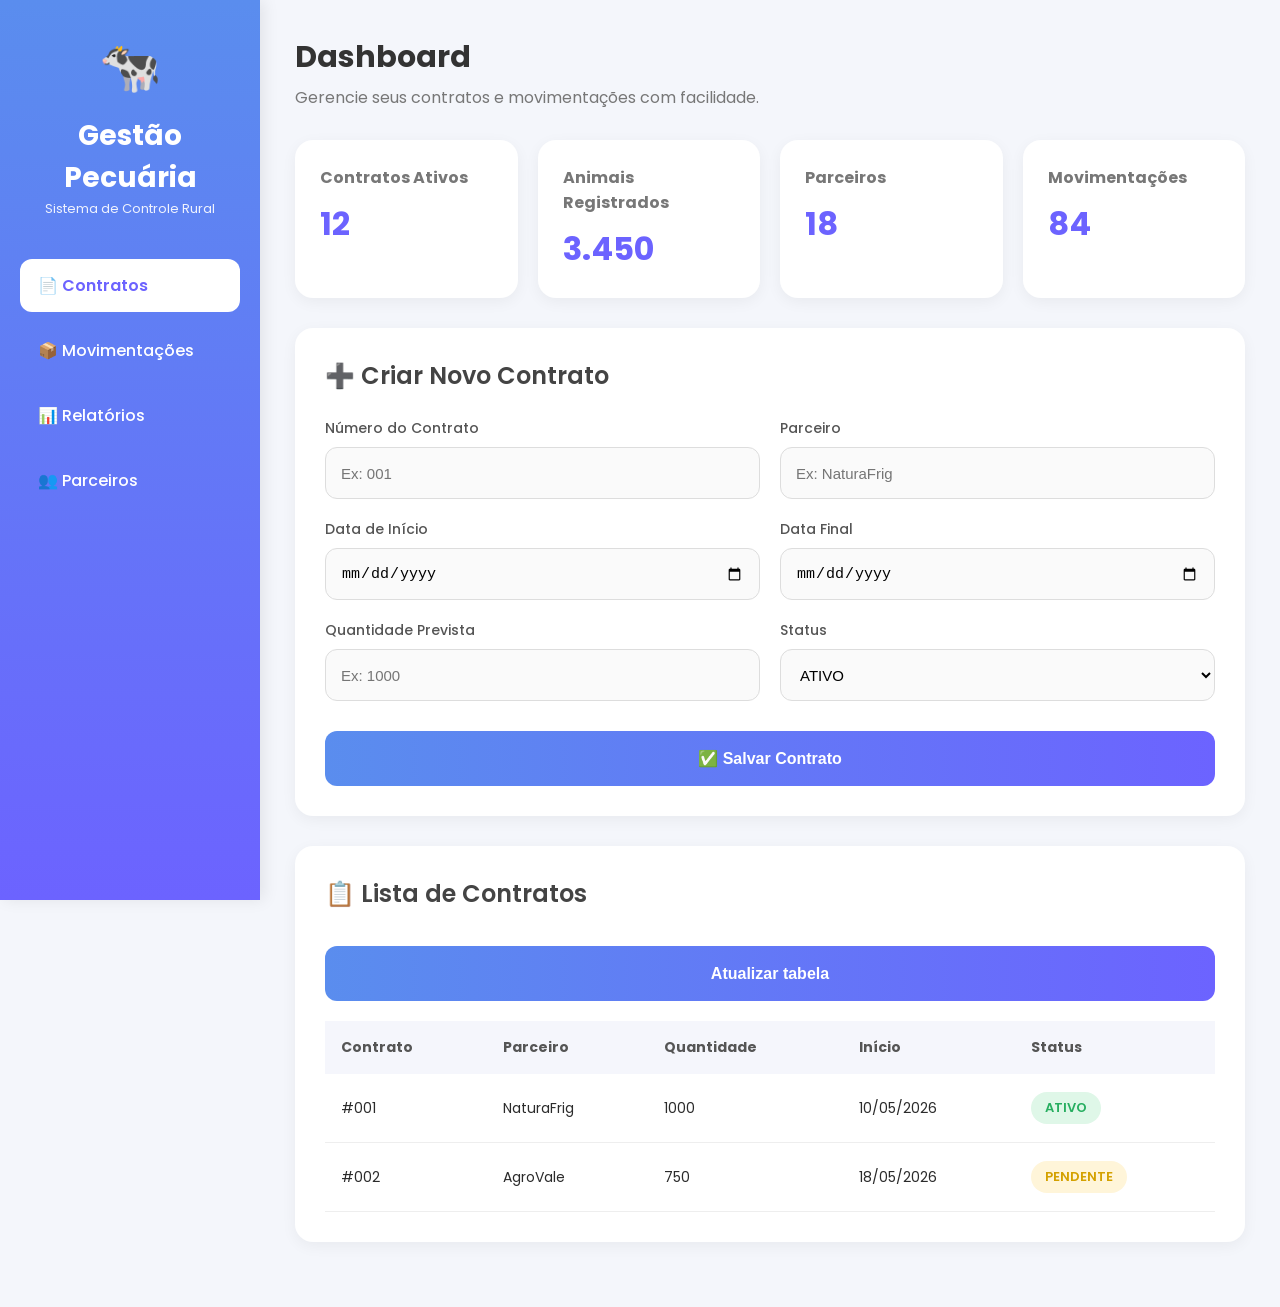
<file: index.html>
<!DOCTYPE html>
<html lang="pt-BR">
<head>
  <meta charset="UTF-8" />
  <meta name="viewport" content="width=device-width, initial-scale=1.0"/>
  <title>Gestão Pecuária</title>

  <link rel="preconnect" href="https://fonts.googleapis.com">
  <link href="https://fonts.googleapis.com/css2?family=Poppins:wght@300;400;500;600;700&display=swap" rel="stylesheet">

  <link rel="stylesheet" href="style.css">
</head>

<body>

  <!-- SIDEBAR -->

  <aside class="sidebar">

    <div class="logo">
      <div style="font-size:50px;">🐄</div>
      <h1>Gestão Pecuária</h1>
      <p>Sistema de Controle Rural</p>
    </div>

    <nav class="menu">
      <a href="index.html" class="active">📄 Contratos</a>
      <a href="movimentacoes.html">📦 Movimentações</a>
      <a href="relatorios.html">📊 Relatórios</a>
      <a href="#">👥 Parceiros</a>
      
  </nav>

  </aside>

  <!-- MAIN -->

  <main class="main">

    <div class="topbar">
      <h2>Dashboard</h2>
      <p>Gerencie seus contratos e movimentações com facilidade.</p>
    </div>

    <!-- CARDS -->

    <section class="cards">

      <div class="card">
        <h3>Contratos Ativos</h3>
        <span>12</span>
      </div>

      <div class="card">
        <h3>Animais Registrados</h3>
        <span>3.450</span>
      </div>

      <div class="card">
        <h3>Parceiros</h3>
        <span>18</span>
      </div>

      <div class="card">
        <h3>Movimentações</h3>
        <span>84</span>
      </div>

    </section>

    <!-- FORM -->

    <section class="section">

      <h3 class="section-title">➕ Criar Novo Contrato</h3>

      <form>

        <div class="form-grid">

          <div class="input-group">
            <label>Número do Contrato</label>

            <input 
              type="text" 
              placeholder="Ex: 001" 
              inputmode="numeric" 
              oninput="this.value = this.value.replace(/[^0-9]/g, '');"
            >
          </div>

          <div class="input-group">
            <label>Parceiro</label>
            <input type="text" placeholder="Ex: NaturaFrig">
          </div>

          <div class="input-group">
            <label>Data de Início</label>
            <input type="date">
          </div>

          <div class="input-group">
            <label>Data Final</label>
            <input type="date">
          </div>

          <div class="input-group">
            <label>Quantidade Prevista</label>
            <input type="number" placeholder="Ex: 1000">
          </div>

          <div class="input-group">
            <label>Status</label>

            <select>
              <option>ATIVO</option>
              <option>PENDENTE</option>
              <option>ENCERRADO</option>
            </select>

          </div>

          <div class="full-width">
            <button class="btn">
              ✅ Salvar Contrato
            </button>
          </div>

        </div>

      </form>

    </section>

    <!-- TABLE -->

    <section class="section">

      <h3 class="section-title">📋 Lista de Contratos</h3>

      <div class="full-width">
        <button class="btn">
          Atualizar tabela
        </button>
      </div>

      <table>

        <thead>
          <tr>
            <th>Contrato</th>
            <th>Parceiro</th>
            <th>Quantidade</th>
            <th>Início</th>
            <th>Status</th>
          </tr>
        </thead>

        <tbody>

          <tr>
            <td>#001</td>
            <td>NaturaFrig</td>
            <td>1000</td>
            <td>10/05/2026</td>
            <td>
              <span class="status ativo">ATIVO</span>
            </td>
          </tr>

          <tr>
            <td>#002</td>
            <td>AgroVale</td>
            <td>750</td>
            <td>18/05/2026</td>
            <td>
              <span class="status pendente">PENDENTE</span>
            </td>
          </tr>

        </tbody>

      </table>

    </section>

  </main>

</body>
</html>
</file>
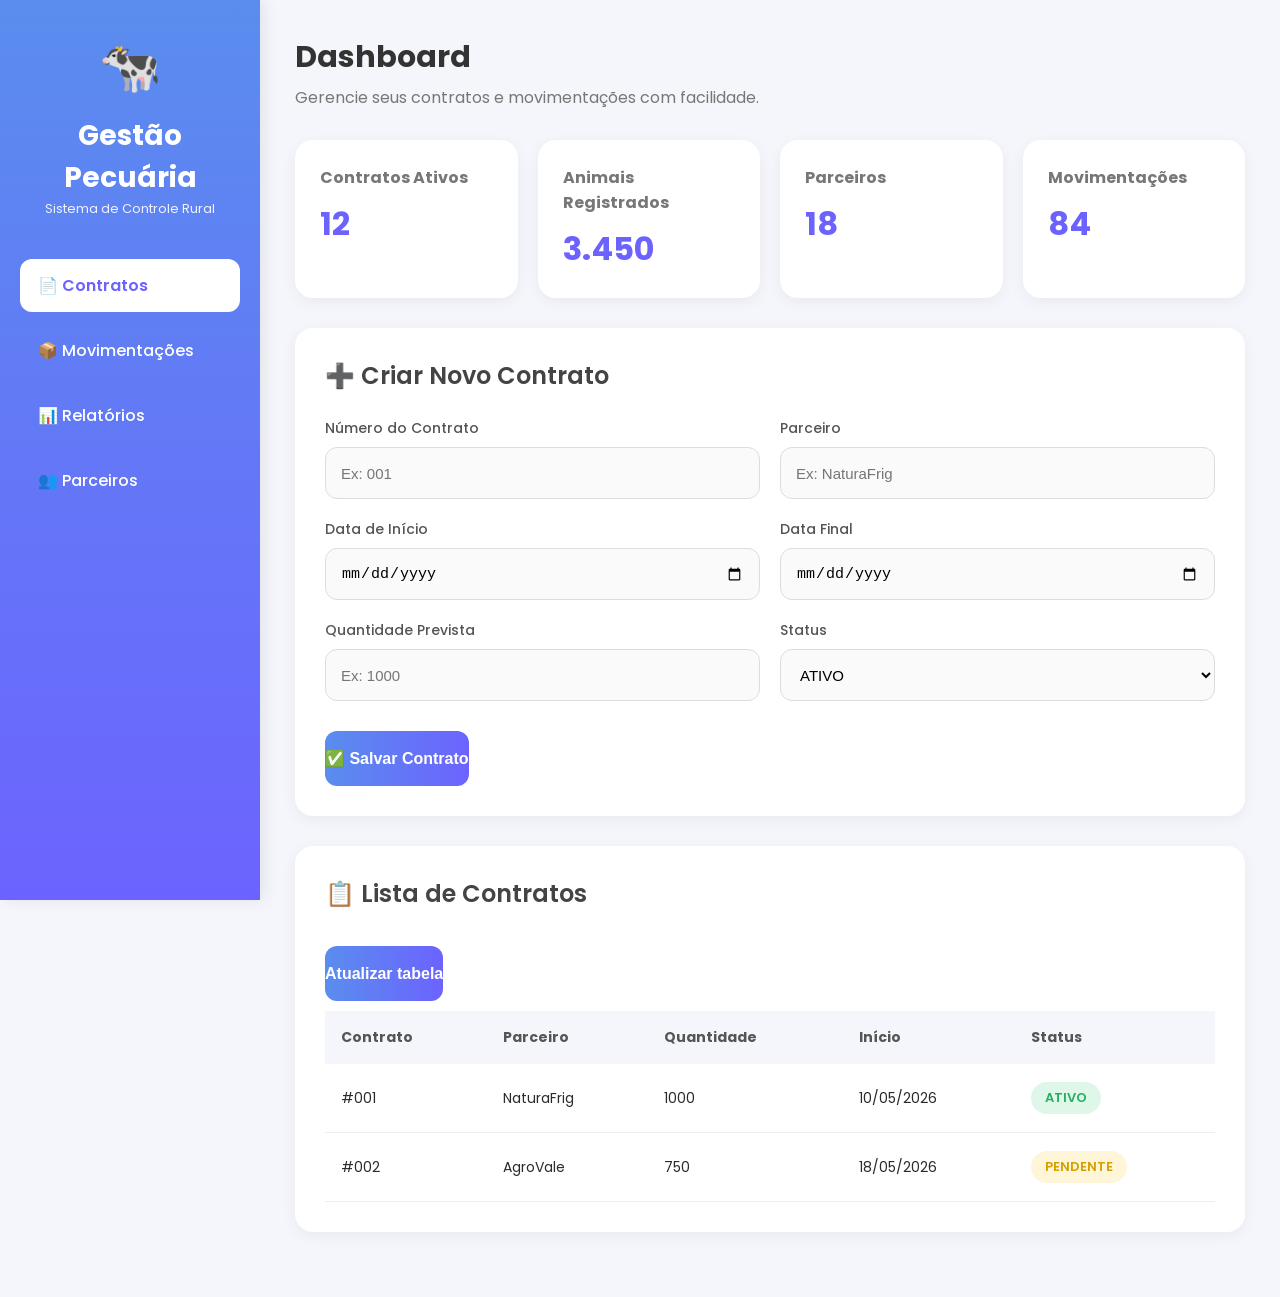
<file: Index.html>
<!DOCTYPE html>
<html lang="pt-BR">
<head>
  <meta charset="UTF-8" />
  <meta name="viewport" content="width=device-width, initial-scale=1.0"/>
  <title>Gestão Pecuária</title>

  <link rel="preconnect" href="https://fonts.googleapis.com">
  <link href="https://fonts.googleapis.com/css2?family=Poppins:wght@300;400;500;600;700&display=swap" rel="stylesheet">

  <style>

    *{
      margin:0;
      padding:0;
      box-sizing:border-box;
    }

    body{
      font-family:'Poppins', sans-serif;
      background:#f4f6fb;
      color:#2b2b2b;
      display:flex;
      min-height:100vh;
    }

    /* SIDEBAR */

    .sidebar{
      width:260px;
      background:linear-gradient(180deg,#5A8DEE,#6C63FF);
      padding:30px 20px;
      color:white;
      position:fixed;
      height:100vh;
      box-shadow:4px 0 15px rgba(0,0,0,0.08);
    }

    .logo{
      text-align:center;
      margin-bottom:40px;
    }

    .logo h1{
      font-size:28px;
      font-weight:700;
      margin-top:10px;
    }

    .logo p{
      font-size:13px;
      opacity:0.9;
    }

    .menu{
      display:flex;
      flex-direction:column;
      gap:12px;
    }

    .menu a{
      text-decoration:none;
      color:white;
      padding:14px 18px;
      border-radius:12px;
      transition:0.3s;
      font-weight:500;
      display:flex;
      align-items:center;
      gap:10px;
    }

    .menu a:hover{
      background:rgba(255,255,255,0.15);
    }

    .menu .active{
      background:white;
      color:#6C63FF;
      font-weight:600;
    }

    /* MAIN */

    .main{
      margin-left:260px;
      width:calc(100% - 260px);
      padding:35px;
    }

    .topbar{
      margin-bottom:30px;
    }

    .topbar h2{
      font-size:30px;
      font-weight:700;
      color:#333;
    }

    .topbar p{
      color:#777;
      margin-top:5px;
    }

    /* CARDS */

    .cards{
      display:grid;
      grid-template-columns:repeat(auto-fit,minmax(220px,1fr));
      gap:20px;
      margin-bottom:30px;
    }

    .card{
      background:white;
      border-radius:18px;
      padding:25px;
      box-shadow:0 4px 15px rgba(0,0,0,0.05);
    }

    .card h3{
      font-size:16px;
      color:#777;
      margin-bottom:10px;
    }

    .card span{
      font-size:32px;
      font-weight:700;
      color:#6C63FF;
    }

    /* FORM */

    .section{
      background:white;
      padding:30px;
      border-radius:18px;
      box-shadow:0 4px 15px rgba(0,0,0,0.05);
      margin-bottom:30px;
    }

    .section-title{
      font-size:24px;
      margin-bottom:25px;
      color:#444;
      font-weight:600;
    }

    .form-grid{
      display:grid;
      grid-template-columns:1fr 1fr;
      gap:20px;
    }

    .input-group{
      display:flex;
      flex-direction:column;
    }

    .input-group label{
      margin-bottom:8px;
      font-size:14px;
      font-weight:500;
      color:#555;
    }

    .input-group input,
    .input-group select{
      height:52px;
      border:1px solid #ddd;
      border-radius:12px;
      padding:0 15px;
      font-size:15px;
      transition:0.3s;
      outline:none;
      background:#fafafa;
    }

    .input-group input:focus,
    .input-group select:focus{
      border-color:#6C63FF;
      background:white;
    }

    .full-width{
      grid-column:1 / -1;
    }

    /* BUTTON */

    .btn{
      margin-top:10px;
      height:55px;
      border:none;
      border-radius:12px;
      background:linear-gradient(90deg,#5A8DEE,#6C63FF);
      color:white;
      font-size:16px;
      font-weight:600;
      cursor:pointer;
      transition:0.3s;
    }

    .btn:hover{
      opacity:0.9;
      transform:translateY(-2px);
    }

    /* TABLE */

    table{
      width:100%;
      border-collapse:collapse;
      margin-top:10px;
    }

    table thead{
      background:#f5f6fc;
    }

    table th{
      text-align:left;
      padding:16px;
      font-size:14px;
      color:#555;
    }

    table td{
      padding:18px 16px;
      border-bottom:1px solid #eee;
      font-size:14px;
    }

    .status{
      padding:6px 14px;
      border-radius:30px;
      font-size:13px;
      font-weight:600;
      display:inline-block;
    }

    .ativo{
      background:#dff7e8;
      color:#27ae60;
    }

    .pendente{
      background:#fff5d9;
      color:#d4a100;
    }

    /* RESPONSIVO */

    @media(max-width:900px){

      .sidebar{
        width:100%;
        height:auto;
        position:relative;
      }

      .main{
        margin-left:0;
        width:100%;
      }

      body{
        flex-direction:column;
      }

      .form-grid{
        grid-template-columns:1fr;
      }

    }

  </style>
</head>
<body>

  <!-- SIDEBAR -->

  <aside class="sidebar">

    <div class="logo">
      <div style="font-size:50px;">🐄</div>
      <h1>Gestão Pecuária</h1>
      <p>Sistema de Controle Rural</p>
    </div>

    <nav class="menu">
      <a href="#" class="active">📄 Contratos</a>
      <a href="#">📦 Movimentações</a>
      <a href="#">📊 Relatórios</a>
      <a href="#">👥 Parceiros</a>
    </nav>

  </aside>

  <!-- MAIN -->

  <main class="main">

    <div class="topbar">
      <h2>Dashboard</h2>
      <p>Gerencie seus contratos e movimentações com facilidade.</p>
    </div>

    <!-- CARDS -->

    <section class="cards">

      <div class="card">
        <h3>Contratos Ativos</h3>
        <span>12</span>
      </div>

      <div class="card">
        <h3>Animais Registrados</h3>
        <span>3.450</span>
      </div>

      <div class="card">
        <h3>Parceiros</h3>
        <span>18</span>
      </div>

      <div class="card">
        <h3>Movimentações</h3>
        <span>84</span>
      </div>

    </section>

    <!-- FORM -->

    <section class="section">

      <h3 class="section-title">➕ Criar Novo Contrato</h3>

      <form>

        <div class="form-grid">

          <div class="input-group">
            <label>Número do Contrato</label>
            <input type="text" placeholder="Ex: 001">
          </div>

          <div class="input-group">
            <label>Parceiro</label>
            <input type="text" placeholder="Ex: NaturaFrig">
          </div>

          <div class="input-group">
            <label>Data de Início</label>
            <input type="date">
          </div>

          <div class="input-group">
            <label>Data Final</label>
            <input type="date">
          </div>

          <div class="input-group">
            <label>Quantidade Prevista</label>
            <input type="number" placeholder="Ex: 1000">
          </div>

          <div class="input-group">
            <label>Status</label>

            <select>
              <option>ATIVO</option>
              <option>PENDENTE</option>
              <option>ENCERRADO</option>
            </select>

          </div>

          <div class="full-width">
            <button class="btn">
              ✅ Salvar Contrato
            </button>
          </div>

        </div>

      </form>

    </section>

    <!-- TABLE -->

    <section class="section">

      <h3 class="section-title">📋 Lista de Contratos</h3>
            <div class="full-width">
            <button class="btn">
              Atualizar tabela   
            </button>
          </div>

      <table>

        <thead>
          <tr>
            <th>Contrato</th>
            <th>Parceiro</th>
            <th>Quantidade</th>
            <th>Início</th>
            <th>Status</th>
          </tr>
        </thead>

        <tbody>

          <tr>
            <td>#001</td>
            <td>NaturaFrig</td>
            <td>1000</td>
            <td>10/05/2026</td>
            <td>
              <span class="status ativo">ATIVO</span>
            </td>
          </tr>

          <tr>
            <td>#002</td>
            <td>AgroVale</td>
            <td>750</td>
            <td>18/05/2026</td>
            <td>
              <span class="status pendente">PENDENTE</span>
            </td>
          </tr>

        </tbody>

      </table>

    </section>

  </main>

</body>
</html>
</file>
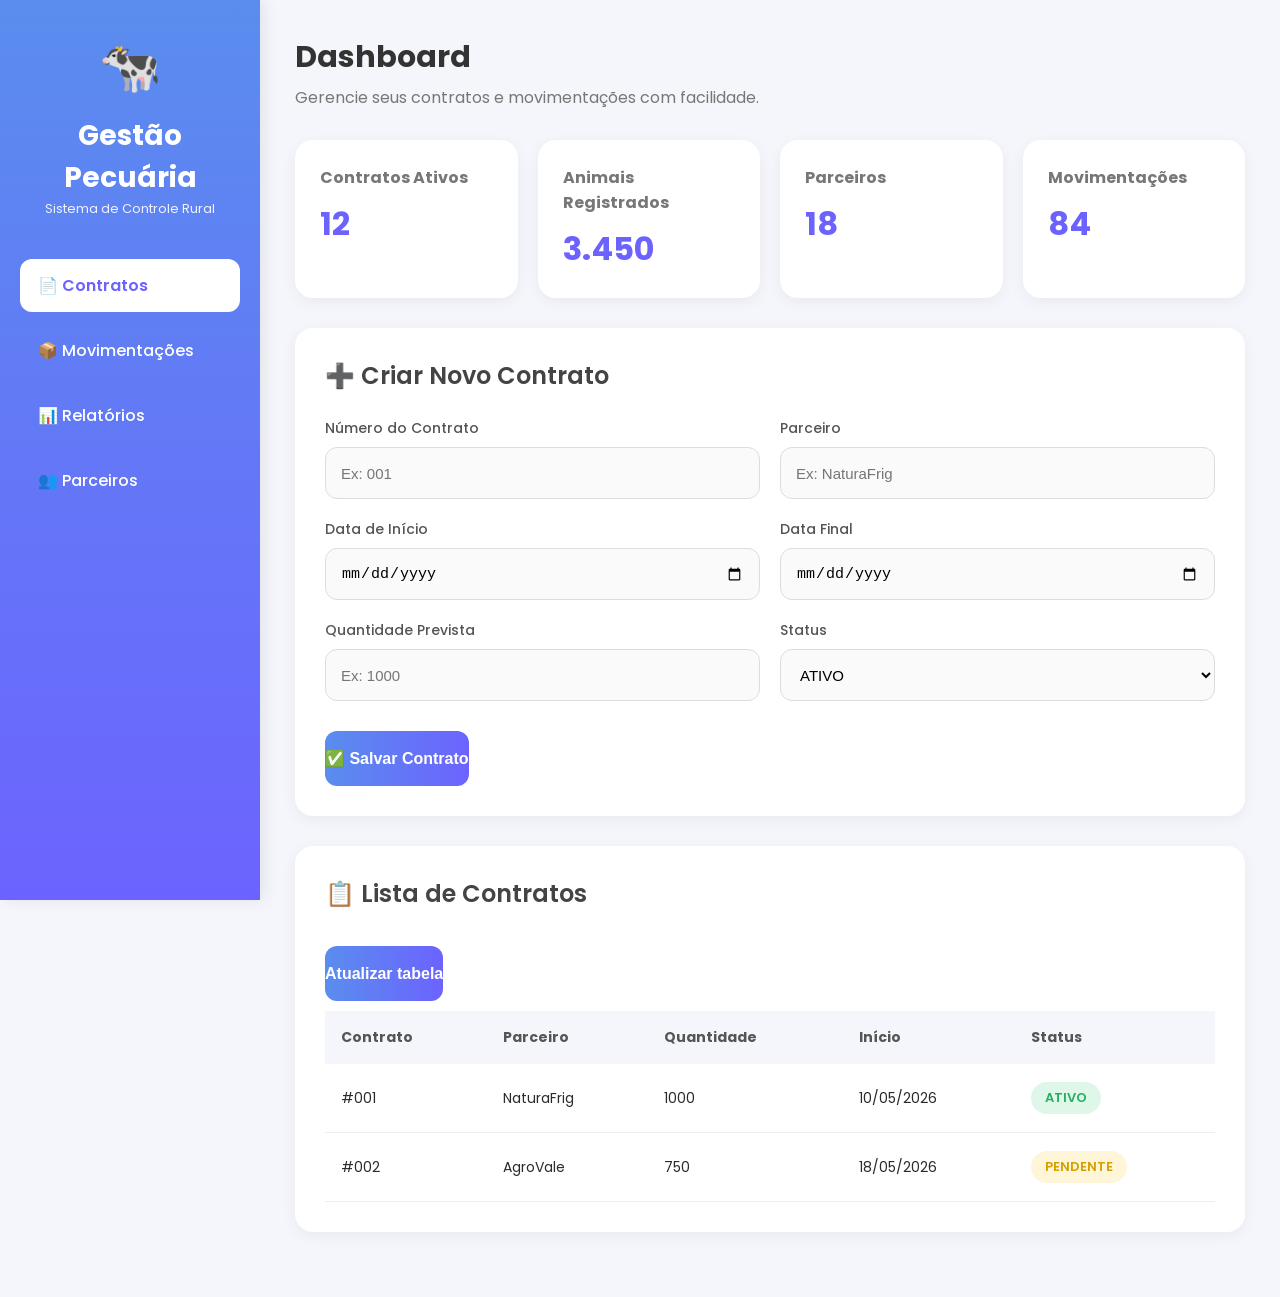
<file: Index (2).html>
<!DOCTYPE html>
<html lang="pt-BR">
<head>
  <meta charset="UTF-8" />
  <meta name="viewport" content="width=device-width, initial-scale=1.0"/>
  <title>Gestão Pecuária</title>

  <link rel="preconnect" href="https://fonts.googleapis.com">
  <link href="https://fonts.googleapis.com/css2?family=Poppins:wght@300;400;500;600;700&display=swap" rel="stylesheet">

  <style>

    *{
      margin:0;
      padding:0;
      box-sizing:border-box;
    }

    body{
      font-family:'Poppins', sans-serif;
      background:#f4f6fb;
      color:#2b2b2b;
      display:flex;
      min-height:100vh;
    }

    /* SIDEBAR */

    .sidebar{
      width:260px;
      background:linear-gradient(180deg,#5A8DEE,#6C63FF);
      padding:30px 20px;
      color:white;
      position:fixed;
      height:100vh;
      box-shadow:4px 0 15px rgba(0,0,0,0.08);
    }

    .logo{
      text-align:center;
      margin-bottom:40px;
    }

    .logo h1{
      font-size:28px;
      font-weight:700;
      margin-top:10px;
    }

    .logo p{
      font-size:13px;
      opacity:0.9;
    }

    .menu{
      display:flex;
      flex-direction:column;
      gap:12px;
    }

    .menu a{
      text-decoration:none;
      color:white;
      padding:14px 18px;
      border-radius:12px;
      transition:0.3s;
      font-weight:500;
      display:flex;
      align-items:center;
      gap:10px;
    }

    .menu a:hover{
      background:rgba(255,255,255,0.15);
    }

    .menu .active{
      background:white;
      color:#6C63FF;
      font-weight:600;
    }

    /* MAIN */

    .main{
      margin-left:260px;
      width:calc(100% - 260px);
      padding:35px;
    }

    .topbar{
      margin-bottom:30px;
    }

    .topbar h2{
      font-size:30px;
      font-weight:700;
      color:#333;
    }

    .topbar p{
      color:#777;
      margin-top:5px;
    }

    /* CARDS */

    .cards{
      display:grid;
      grid-template-columns:repeat(auto-fit,minmax(220px,1fr));
      gap:20px;
      margin-bottom:30px;
    }

    .card{
      background:white;
      border-radius:18px;
      padding:25px;
      box-shadow:0 4px 15px rgba(0,0,0,0.05);
    }

    .card h3{
      font-size:16px;
      color:#777;
      margin-bottom:10px;
    }

    .card span{
      font-size:32px;
      font-weight:700;
      color:#6C63FF;
    }

    /* FORM */

    .section{
      background:white;
      padding:30px;
      border-radius:18px;
      box-shadow:0 4px 15px rgba(0,0,0,0.05);
      margin-bottom:30px;
    }

    .section-title{
      font-size:24px;
      margin-bottom:25px;
      color:#444;
      font-weight:600;
    }

    .form-grid{
      display:grid;
      grid-template-columns:1fr 1fr;
      gap:20px;
    }

    .input-group{
      display:flex;
      flex-direction:column;
    }

    .input-group label{
      margin-bottom:8px;
      font-size:14px;
      font-weight:500;
      color:#555;
    }

    .input-group input,
    .input-group select{
      height:52px;
      border:1px solid #ddd;
      border-radius:12px;
      padding:0 15px;
      font-size:15px;
      transition:0.3s;
      outline:none;
      background:#fafafa;
    }

    .input-group input:focus,
    .input-group select:focus{
      border-color:#6C63FF;
      background:white;
    }

    .full-width{
      grid-column:1 / -1;
    }

    /* BUTTON */

    .btn{
      margin-top:10px;
      height:55px;
      border:none;
      border-radius:12px;
      background:linear-gradient(90deg,#5A8DEE,#6C63FF);
      color:white;
      font-size:16px;
      font-weight:600;
      cursor:pointer;
      transition:0.3s;
    }

    .btn:hover{
      opacity:0.9;
      transform:translateY(-2px);
    }

    /* TABLE */

    table{
      width:100%;
      border-collapse:collapse;
      margin-top:10px;
    }

    table thead{
      background:#f5f6fc;
    }

    table th{
      text-align:left;
      padding:16px;
      font-size:14px;
      color:#555;
    }

    table td{
      padding:18px 16px;
      border-bottom:1px solid #eee;
      font-size:14px;
    }

    .status{
      padding:6px 14px;
      border-radius:30px;
      font-size:13px;
      font-weight:600;
      display:inline-block;
    }

    .ativo{
      background:#dff7e8;
      color:#27ae60;
    }

    .pendente{
      background:#fff5d9;
      color:#d4a100;
    }

    /* RESPONSIVO */

    @media(max-width:900px){

      .sidebar{
        width:100%;
        height:auto;
        position:relative;
      }

      .main{
        margin-left:0;
        width:100%;
      }

      body{
        flex-direction:column;
      }

      .form-grid{
        grid-template-columns:1fr;
      }

    }

  </style>
</head>
<body>

  <!-- SIDEBAR -->

  <aside class="sidebar">

    <div class="logo">
      <div style="font-size:50px;">🐄</div>
      <h1>Gestão Pecuária</h1>
      <p>Sistema de Controle Rural</p>
    </div>

    <nav class="menu">
      <a href="#" class="active">📄 Contratos</a>
      <a href="#">📦 Movimentações</a>
      <a href="#">📊 Relatórios</a>
      <a href="#">👥 Parceiros</a>
    </nav>

  </aside>

  <!-- MAIN -->

  <main class="main">

    <div class="topbar">
      <h2>Dashboard</h2>
      <p>Gerencie seus contratos e movimentações com facilidade.</p>
    </div>

    <!-- CARDS -->

    <section class="cards">

      <div class="card">
        <h3>Contratos Ativos</h3>
        <span>12</span>
      </div>

      <div class="card">
        <h3>Animais Registrados</h3>
        <span>3.450</span>
      </div>

      <div class="card">
        <h3>Parceiros</h3>
        <span>18</span>
      </div>

      <div class="card">
        <h3>Movimentações</h3>
        <span>84</span>
      </div>

    </section>

    <!-- FORM -->

    <section class="section">

      <h3 class="section-title">➕ Criar Novo Contrato</h3>

      <form>

        <div class="form-grid">

          <div class="input-group">
            <label>Número do Contrato</label>
            <input type="text" placeholder="Ex: 001">
          </div>

          <div class="input-group">
            <label>Parceiro</label>
            <input type="text" placeholder="Ex: NaturaFrig">
          </div>

          <div class="input-group">
            <label>Data de Início</label>
            <input type="date">
          </div>

          <div class="input-group">
            <label>Data Final</label>
            <input type="date">
          </div>

          <div class="input-group">
            <label>Quantidade Prevista</label>
            <input type="number" placeholder="Ex: 1000">
          </div>

          <div class="input-group">
            <label>Status</label>

            <select>
              <option>ATIVO</option>
              <option>PENDENTE</option>
              <option>ENCERRADO</option>
            </select>

          </div>

          <div class="full-width">
            <button class="btn">
              ✅ Salvar Contrato
            </button>
          </div>

        </div>

      </form>

    </section>

    <!-- TABLE -->

    <section class="section">

      <h3 class="section-title">📋 Lista de Contratos</h3>
            <div class="full-width">
            <button class="btn">
              Atualizar tabela   
            </button>
          </div>

      <table>

        <thead>
          <tr>
            <th>Contrato</th>
            <th>Parceiro</th>
            <th>Quantidade</th>
            <th>Início</th>
            <th>Status</th>
          </tr>
        </thead>

        <tbody>

          <tr>
            <td>#001</td>
            <td>NaturaFrig</td>
            <td>1000</td>
            <td>10/05/2026</td>
            <td>
              <span class="status ativo">ATIVO</span>
            </td>
          </tr>

          <tr>
            <td>#002</td>
            <td>AgroVale</td>
            <td>750</td>
            <td>18/05/2026</td>
            <td>
              <span class="status pendente">PENDENTE</span>
            </td>
          </tr>

        </tbody>

      </table>

    </section>

  </main>

</body>
</html>
</file>
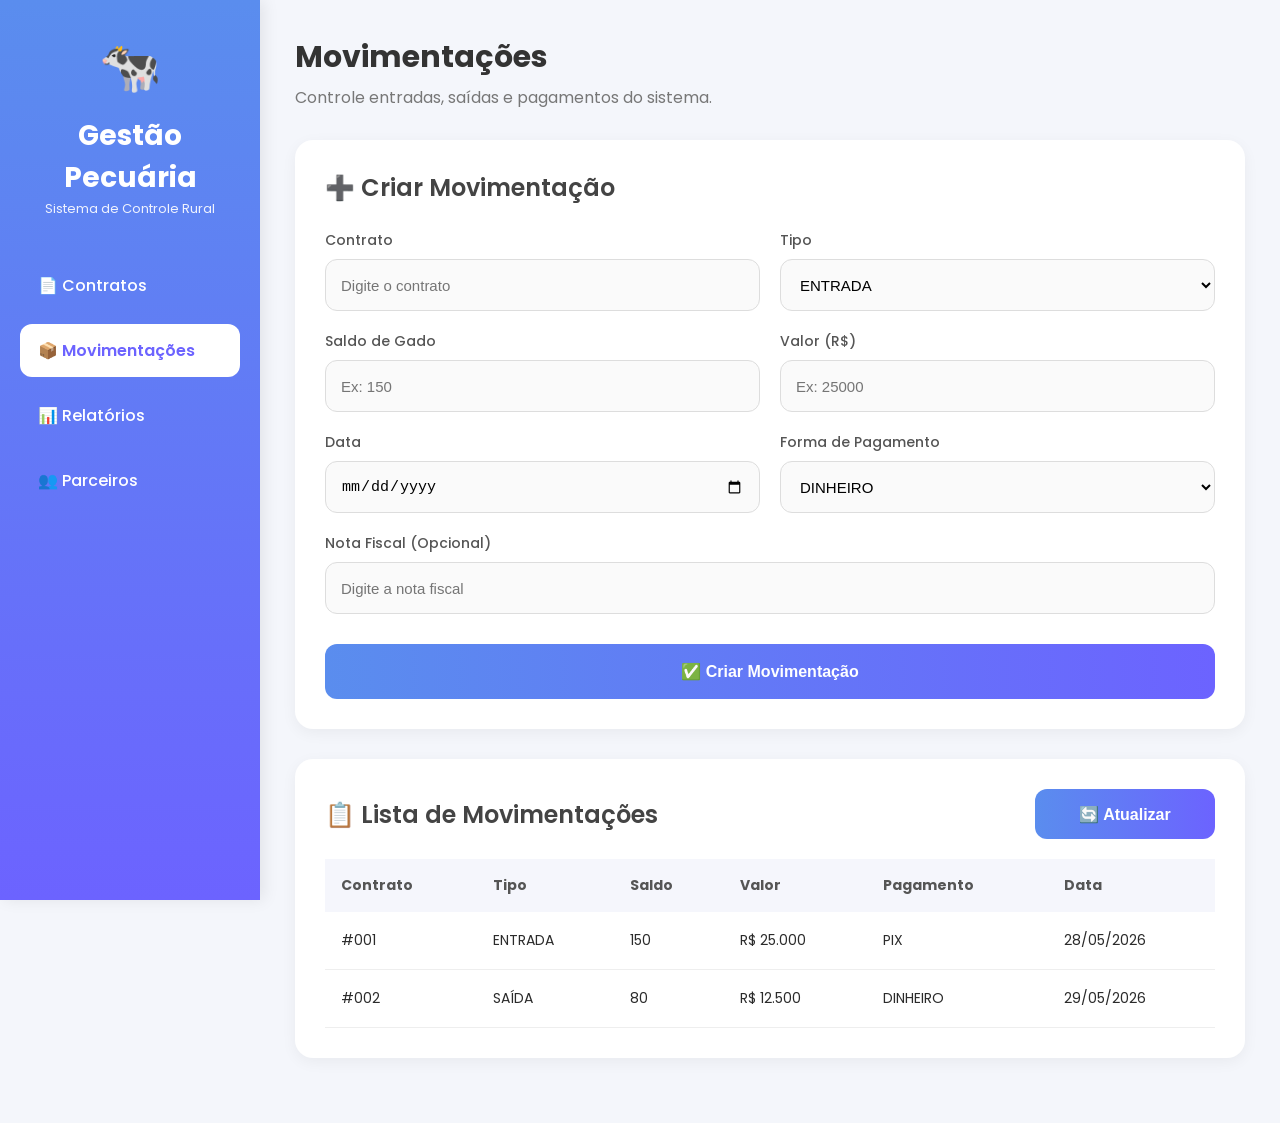
<file: movimentacoes.html>
<!DOCTYPE html>
<html lang="pt-BR">
<head>
  <meta charset="UTF-8">
  <meta name="viewport" content="width=device-width, initial-scale=1.0">
  <title>Movimentações - Gestão Pecuária</title>

  <link rel="preconnect" href="https://fonts.googleapis.com">
  <link href="https://fonts.googleapis.com/css2?family=Poppins:wght@300;400;500;600;700&display=swap" rel="stylesheet">

  <link rel="stylesheet" href="style.css">
</head>

<body>

  <!-- SIDEBAR -->

  <aside class="sidebar">

    <div class="logo">
      <div style="font-size:50px;">🐄</div>
      <h1>Gestão Pecuária</h1>
      <p>Sistema de Controle Rural</p>
    </div>

    <nav class="menu">
      <a href="index.html">📄 Contratos</a>
      <a href="movimentacoes.html" class="active">📦 Movimentações</a>
      <a href="relatorios.html">📊 Relatórios</a>
      <a href="#">👥 Parceiros</a>
    </nav>

  </aside>

  <!-- MAIN -->

  <main class="main">

    <div class="topbar">
      <h2>Movimentações</h2>
      <p>Controle entradas, saídas e pagamentos do sistema.</p>
    </div>

    <!-- FORM -->

    <section class="section">

      <h3 class="section-title">➕ Criar Movimentação</h3>

      <form>

        <div class="form-grid">

          <div class="input-group">
            <label>Contrato</label>
            <input type="text" placeholder="Digite o contrato">
          </div>

          <div class="input-group">
            <label>Tipo</label>

            <select>
              <option>ENTRADA</option>
              <option>SAÍDA</option>
            </select>
          </div>

          <div class="input-group">
            <label>Saldo de Gado</label>
            <input type="number" placeholder="Ex: 150">
          </div>

          <div class="input-group">
            <label>Valor (R$)</label>
            <input type="number" placeholder="Ex: 25000">
          </div>

          <div class="input-group">
            <label>Data</label>
            <input type="date">
          </div>

          <div class="input-group">
            <label>Forma de Pagamento</label>

            <select>
              <option>DINHEIRO</option>
              <option>PIX</option>
              <option>BOLETO</option>
              <option>TRANSFERÊNCIA</option>
            </select>

          </div>

          <div class="input-group full-width">
            <label>Nota Fiscal (Opcional)</label>
            <input type="text" placeholder="Digite a nota fiscal">
          </div>

          <div class="full-width">
            <button class="btn">
              ✅ Criar Movimentação
            </button>
          </div>

        </div>

      </form>

    </section>

    <!-- TABELA -->

    <section class="section">

      <div style="
        display:flex;
        justify-content:space-between;
        align-items:center;
        margin-bottom:20px;
      ">

        <h3 class="section-title" style="margin-bottom:0;">
          📋 Lista de Movimentações
        </h3>

        <button class="btn" style="
          width:180px;
          height:50px;
          margin-top:0;
        ">
          🔄 Atualizar
        </button>

      </div>

      <table>

        <thead>
          <tr>
            <th>Contrato</th>
            <th>Tipo</th>
            <th>Saldo</th>
            <th>Valor</th>
            <th>Pagamento</th>
            <th>Data</th>
          </tr>
        </thead>

        <tbody>

          <tr>
            <td>#001</td>
            <td>ENTRADA</td>
            <td>150</td>
            <td>R$ 25.000</td>
            <td>PIX</td>
            <td>28/05/2026</td>
          </tr>

          <tr>
            <td>#002</td>
            <td>SAÍDA</td>
            <td>80</td>
            <td>R$ 12.500</td>
            <td>DINHEIRO</td>
            <td>29/05/2026</td>
          </tr>

        </tbody>

      </table>

    </section>

  </main>

</body>
</html>
</file>
<file: style.css>
*{
  margin:0;
  padding:0;
  box-sizing:border-box;
}

body{
  font-family:'Poppins', sans-serif;
  background:#f4f6fb;
  color:#2b2b2b;
  display:flex;
  min-height:100vh;
}

/* SIDEBAR */

.sidebar{
  width:260px;
  background:linear-gradient(180deg,#5A8DEE,#6C63FF);
  padding:30px 20px;
  color:white;
  position:fixed;
  height:100vh;
  box-shadow:4px 0 15px rgba(0,0,0,0.08);
}

.logo{
  text-align:center;
  margin-bottom:40px;
}

.logo h1{
  font-size:28px;
  font-weight:700;
  margin-top:10px;
}

.logo p{
  font-size:13px;
  opacity:0.9;
}

.menu{
  display:flex;
  flex-direction:column;
  gap:12px;
}

.menu a{
  text-decoration:none;
  color:white;
  padding:14px 18px;
  border-radius:12px;
  transition:0.3s;
  font-weight:500;
  display:flex;
  align-items:center;
  gap:10px;
}

.menu a:hover{
  background:rgba(255,255,255,0.15);
}

.menu .active{
  background:white;
  color:#6C63FF;
  font-weight:600;
}

/* MAIN */

.main{
  margin-left:260px;
  width:calc(100% - 260px);
  padding:35px;
}

.topbar{
  margin-bottom:30px;
}

.topbar h2{
  font-size:30px;
  font-weight:700;
  color:#333;
}

.topbar p{
  color:#777;
  margin-top:5px;
}

/* CARDS */

.cards{
  display:grid;
  grid-template-columns:repeat(auto-fit,minmax(220px,1fr));
  gap:20px;
  margin-bottom:30px;
}

.card{
  background:white;
  border-radius:18px;
  padding:25px;
  box-shadow:0 4px 15px rgba(0,0,0,0.05);
}

.card h3{
  font-size:16px;
  color:#777;
  margin-bottom:10px;
}

.card span{
  font-size:32px;
  font-weight:700;
  color:#6C63FF;
}

/* FORM */

.section{
  background:white;
  padding:30px;
  border-radius:18px;
  box-shadow:0 4px 15px rgba(0,0,0,0.05);
  margin-bottom:30px;
}

.section-title{
  font-size:24px;
  margin-bottom:25px;
  color:#444;
  font-weight:600;
}

.form-grid{
  display:grid;
  grid-template-columns:1fr 1fr;
  gap:20px;
}

.input-group{
  display:flex;
  flex-direction:column;
}

.input-group label{
  margin-bottom:8px;
  font-size:14px;
  font-weight:500;
  color:#555;
}

.input-group input,
.input-group select{
  height:52px;
  border:1px solid #ddd;
  border-radius:12px;
  padding:0 15px;
  font-size:15px;
  transition:0.3s;
  outline:none;
  background:#fafafa;
}

.input-group input:focus,
.input-group select:focus{
  border-color:#6C63FF;
  background:white;
}

.full-width{
  grid-column:1 / -1;
}

/* BUTTON */

.btn{
  margin-top:10px;
  height:55px;
  border:none;
  border-radius:12px;
  background:linear-gradient(90deg,#5A8DEE,#6C63FF);
  color:white;
  font-size:16px;
  font-weight:600;
  cursor:pointer;
  transition:0.3s;
  width:100%;
}

.btn:hover{
  opacity:0.9;
  transform:translateY(-2px);
}

/* TABLE */

table{
  width:100%;
  border-collapse:collapse;
  margin-top:20px;
}

table thead{
  background:#f5f6fc;
}

table th{
  text-align:left;
  padding:16px;
  font-size:14px;
  color:#555;
}

table td{
  padding:18px 16px;
  border-bottom:1px solid #eee;
  font-size:14px;
}

.status{
  padding:6px 14px;
  border-radius:30px;
  font-size:13px;
  font-weight:600;
  display:inline-block;
}

.ativo{
  background:#dff7e8;
  color:#27ae60;
}

.pendente{
  background:#fff5d9;
  color:#d4a100;
}

/* RESPONSIVO */

@media(max-width:900px){

  .sidebar{
    width:100%;
    height:auto;
    position:relative;
  }

  .main{
    margin-left:0;
    width:100%;
  }

  body{
    flex-direction:column;
  }

  .form-grid{
    grid-template-columns:1fr;
  }

}
</file>
